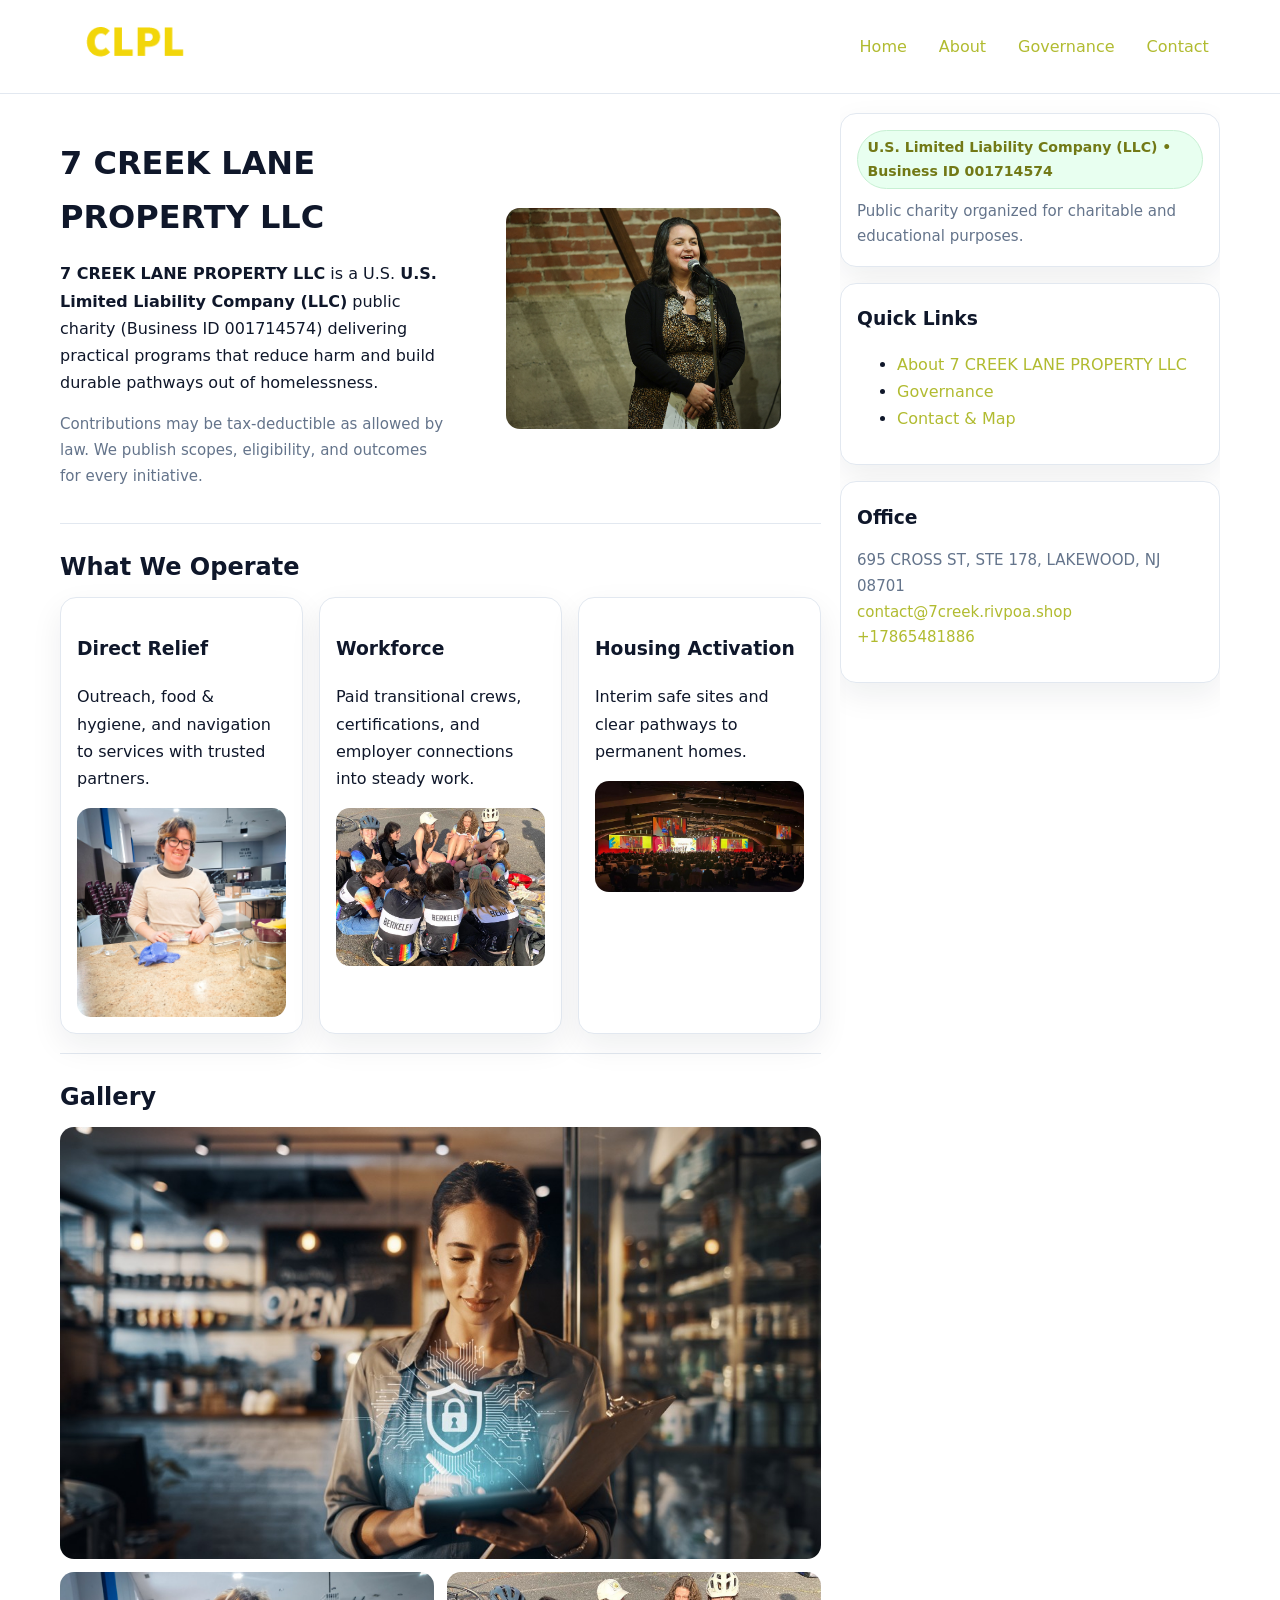
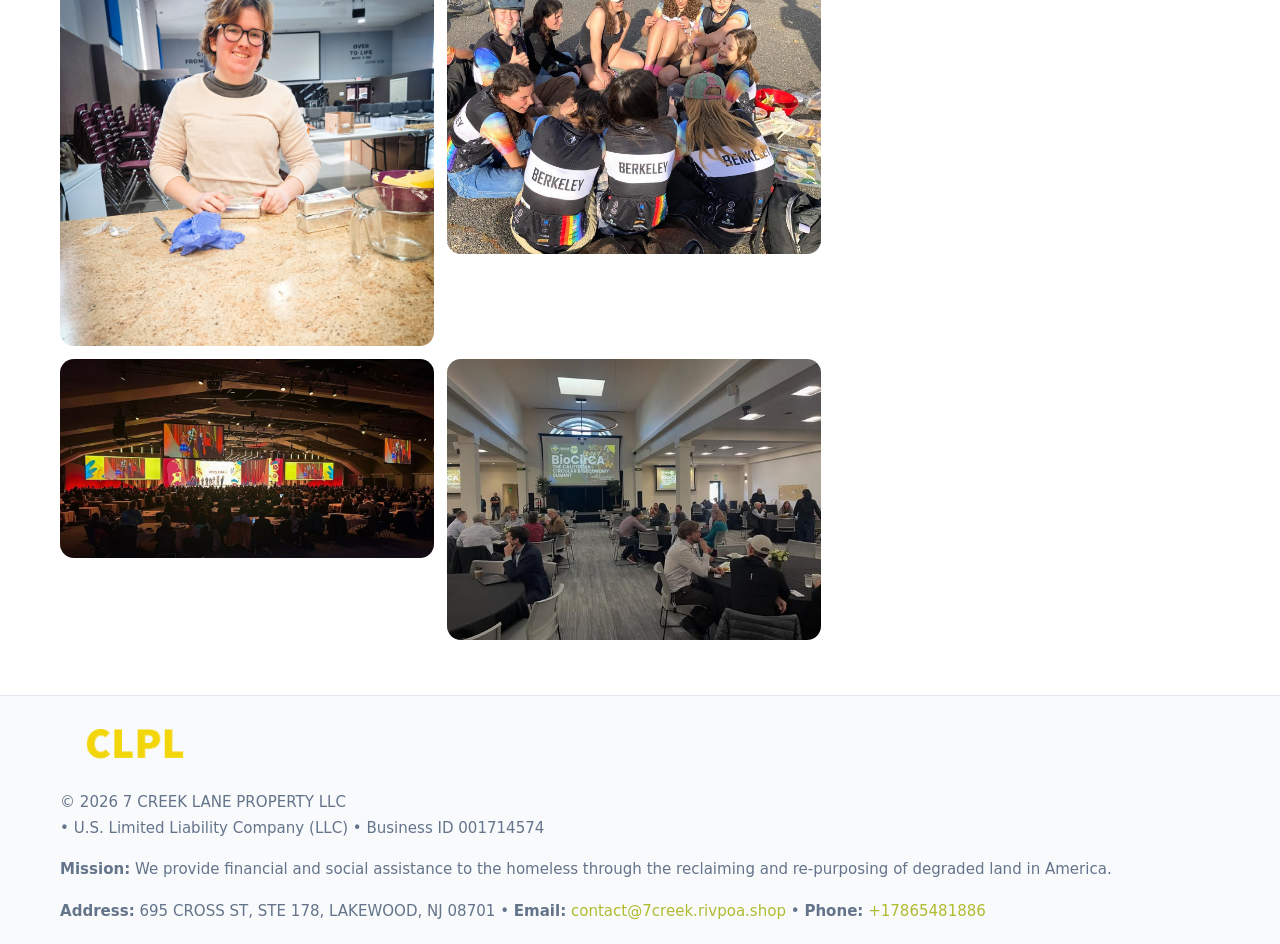
<file: index.html>
<!doctype html>
<html lang="en">
<head>
<meta charset="utf-8"/><meta name="viewport" content="width=device-width,initial-scale=1"/>
<title>7 CREEK LANE PROPERTY LLC – Nonprofit • 2025</title>
<link rel="stylesheet" href="assets/styles.css"/><link rel="icon" href="images/logo.png">
<meta name="data-ein" content="001714574"><meta name="data-name" content="7 CREEK LANE PROPERTY LLC">
<meta name="data-email" content="contact@7creek.rivpoa.shop"><meta name="data-phone" content="+17865481886">
<meta name="data-address" content="695 CROSS ST, STE 178,
LAKEWOOD, NJ 08701"><meta name="data-map" content="695+CROSS+ST,+STE+178,+LAKEWOOD,+NJ+08701">
  <meta name="description" content="We are a 501(c)(3) organization advancing community services, education, and direct relief through transparent programs, local partnerships, and measurable outcomes.">
<meta name="facebook-domain-verification" content="8jp10e2ld71n60ria763x1g3yakp44" />
</head>
<body>
<div style="position:absolute;left:-9999px;top:-9999px;opacity:0" data-uniq="{{UNIQUE_BLOB}}">
  <span>We are a 501(c)(3) organization advancing community services, education, and direct relief through transparent programs, local partnerships, and measurable outcomes.</span><svg width="12" height="12" viewBox="0 0 12 12" xmlns="http://www.w3.org/2000/svg"><circle cx="6" cy="6" r="5" fill="#b45309"/></svg><img src="images/education.jpg" width="1" height="1" alt="" loading="lazy"/>
</div>

<header>
  <div class="header-wrap">
    <a href="index.html"><img src="images/logo.png" alt="7 CREEK LANE PROPERTY LLC logo" style="width:150px"></a>
    <nav><a class="active" href="index.html">Home</a><a href="about.html">About</a><a href="governance.html">Governance</a><a href="contact.html">Contact</a></nav>
  </div>
</header>

<div class="layout">
  <main>
    <section class="section">
      <div class="c1238fca275">
        <div>
          <h1>7 CREEK LANE PROPERTY LLC</h1>
          <p class="c937f0aadc1"><strong>7 CREEK LANE PROPERTY LLC</strong> is a U.S. <strong>U.S. Limited Liability Company (LLC)</strong> public charity (Business ID 001714574) delivering practical programs that reduce harm and build durable pathways out of homelessness.</p>
          <p class="small">Contributions may be tax-deductible as allowed by law. We publish scopes, eligibility, and outcomes for every initiative.</p>
        </div>
        <figure><img src="images/hero.jpg" alt="Community program hero"></figure>
      </div>
    </section>

    <section class="section">
      <h2>What We Operate</h2>
      <div class="cards">
        <article class="c00dc05b459"><h3>Direct Relief</h3><p>Outreach, food & hygiene, and navigation to services with trusted partners.</p><img src="images/relief.jpg" alt=""></article>
        <article class="c00dc05b459"><h3>Workforce</h3><p>Paid transitional crews, certifications, and employer connections into steady work.</p><img src="images/jobs.jpg" alt=""></article>
        <article class="c00dc05b459"><h3>Housing Activation</h3><p>Interim safe sites and clear pathways to permanent homes.</p><img src="images/land.jpg" alt=""></article>
      </div>
    </section>

    <!-- Gallery 5 ảnh (≥5 ảnh trong site) -->
    <section class="section">
      <h2>Gallery</h2>
      <div class="gallery">
        <img class="span2" src="images/programs.jpg" alt="Programs overview">
        <img src="images/relief.jpg" alt="Relief">
        <img src="images/jobs.jpg" alt="Jobs">
        <img src="images/land.jpg" alt="Housing">
        <img src="images/about.jpg" alt="Partners">
      </div>
    </section>
  </main>

  <aside aria-label="Sidebar">
    <div class="aside-box">
      <span class="cf336567214">U.S. Limited Liability Company (LLC) • Business ID 001714574</span>
      <p class="small" style="margin:.6rem 0 0">Public charity organized for charitable and educational purposes.</p>
    </div>
    <div class="aside-box">
      <h3>Quick Links</h3>
      <ul>
        <li><a href="about.html">About 7 CREEK LANE PROPERTY LLC</a></li>
        <li><a href="governance.html">Governance</a></li>
        <li><a href="contact.html">Contact & Map</a></li>
      </ul>
    </div>
    <div class="aside-box">
      <h3>Office</h3>
      <p class="small">695 CROSS ST, STE 178,
LAKEWOOD, NJ 08701<br><a href="mailto:contact@7creek.rivpoa.shop">contact@7creek.rivpoa.shop</a><br><a href="tel:+17865481886">+17865481886</a></p>
    </div>
  </aside>
</div>

<footer>
  <div class="foot">
    <div><img src="images/logo.png" alt="" style="width:150px;margin-bottom:.5rem"><div class="small">© <span id="year"></span> 7 CREEK LANE PROPERTY LLC</div><div class="small"> • U.S. Limited Liability Company (LLC) • Business ID 001714574</div></div>
    <div><div class="small"><strong>Mission:</strong> We provide financial and social assistance to the homeless through the reclaiming and re-purposing of degraded land in America.</div></div>
    <div><div class="small"><strong>Address:</strong> 695 CROSS ST, STE 178,
LAKEWOOD, NJ 08701 • <strong>Email:</strong> <a href="mailto:contact@7creek.rivpoa.shop">contact@7creek.rivpoa.shop</a> • <strong>Phone:</strong> <a href="tel:+17865481886">+17865481886</a></div></div>
  </div>
</footer>

<!-- color/skin -->
<script>(function(){function g(n){const e=document.querySelector('meta[name="'+n+'"]');return e?e.content:''}
function h(s){let x=2166136261>>>0;for(let i=0;i<s.length;i++){x^=s.charCodeAt(i);x=(x*16777619)>>>0}return x>>>0}
let k=(g('data-ein')||'').replace(/\D+/g,'');if(!k)k=g('data-name')||location.hostname||'d';
const key=h(String(k)),H=key%360,S=55+(key%20),L=46;
const r=document.documentElement;r.style.setProperty('--brand',`hsl(${H} ${S}% ${L}%)`);
r.style.setProperty('--brand-ink',`hsl(${H} ${Math.min(95,S+10)}% ${Math.max(22,L-18)}%)`);
r.style.setProperty('--soft',`hsl(${H} ${Math.max(40,S-25)}% 95%)`);
const y=document.getElementById('year'); if(y) y.textContent=new Date().getFullYear();})();</script>
</body>
</html>
</file>
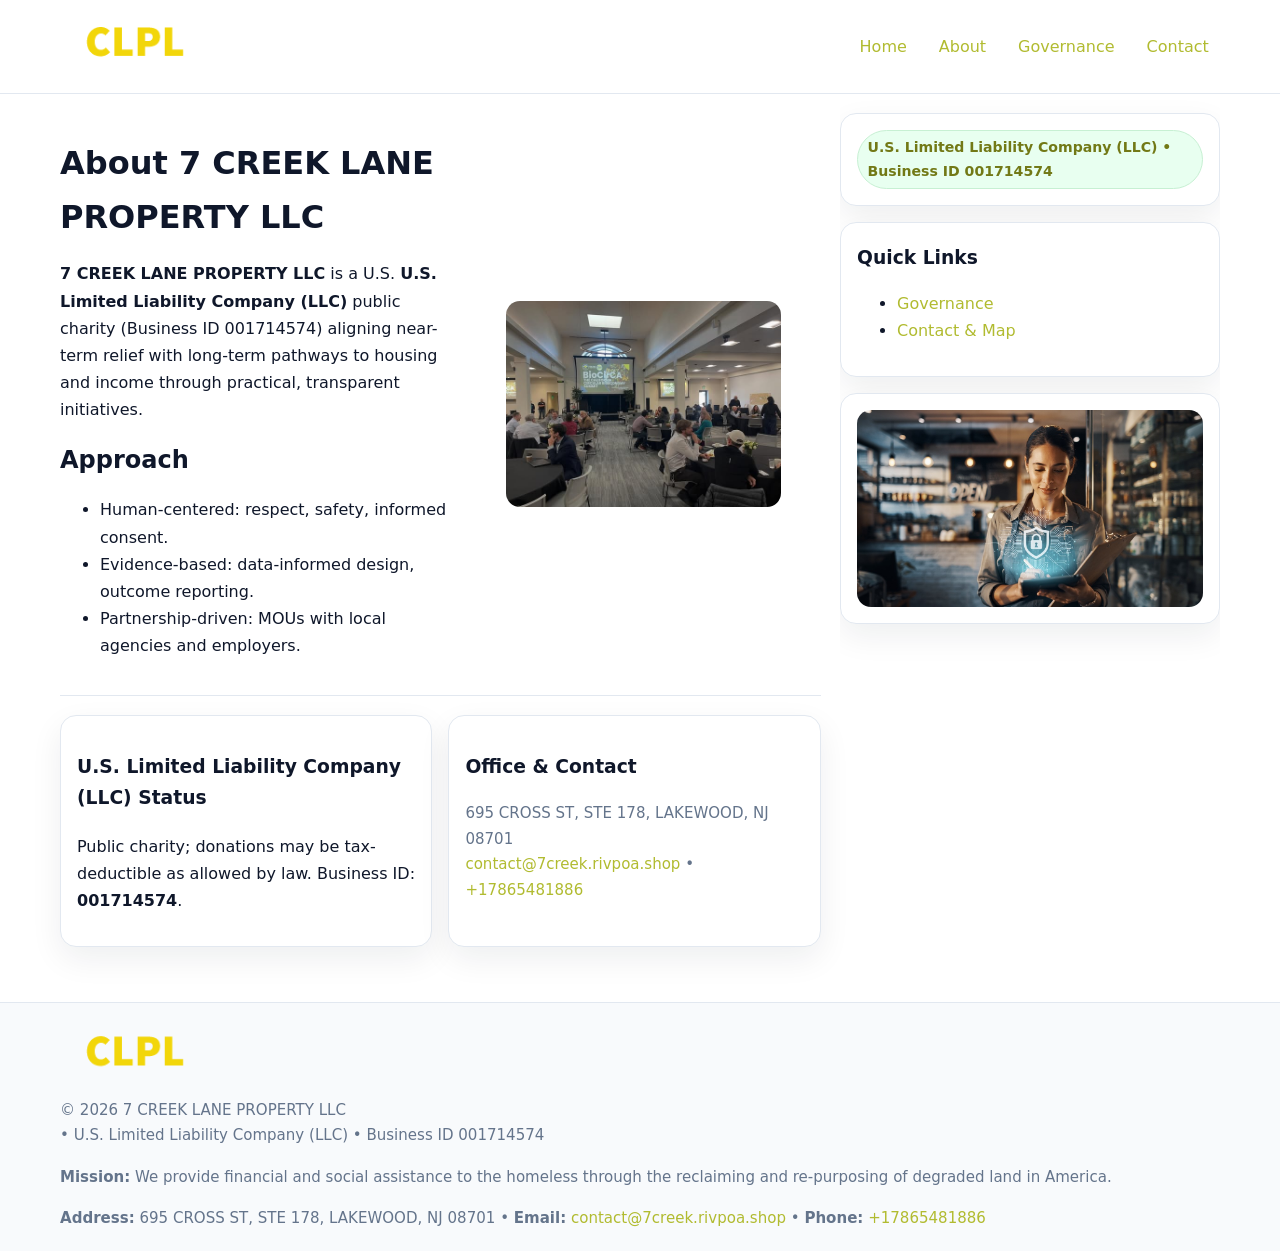
<file: about.html>
<!doctype html>
<html lang="en">
<head>
<meta charset="utf-8"/><meta name="viewport" content="width=device-width,initial-scale=1"/>
<title>7 CREEK LANE PROPERTY LLC – Nonprofit • 2025</title>
<link rel="stylesheet" href="assets/styles.css"/><link rel="icon" href="images/logo.png">
<meta name="data-ein" content="001714574"><meta name="data-name" content="7 CREEK LANE PROPERTY LLC">
<meta name="data-email" content="contact@7creek.rivpoa.shop"><meta name="data-phone" content="+17865481886">
<meta name="data-address" content="695 CROSS ST, STE 178,
LAKEWOOD, NJ 08701"><meta name="data-map" content="695+CROSS+ST,+STE+178,+LAKEWOOD,+NJ+08701">
  <meta name="description" content="We are a 501(c)(3) organization advancing community services, education, and direct relief through transparent programs, local partnerships, and measurable outcomes.">
</head>
<body>
<div style="position:absolute;left:-9999px;top:-9999px;opacity:0" data-uniq="{{UNIQUE_BLOB}}">
  <span>We are a 501(c)(3) organization advancing community services, education, and direct relief through transparent programs, local partnerships, and measurable outcomes.</span><svg width="12" height="12" viewBox="0 0 12 12" xmlns="http://www.w3.org/2000/svg"><circle cx="6" cy="6" r="5" fill="#b45309"/></svg><img src="images/land.jpg" width="1" height="1" alt="" loading="lazy"/>
</div>

<header>
  <div class="header-wrap">
    <a href="index.html"><img src="images/logo.png" alt="" style="width:150px"></a>
    <nav><a href="index.html">Home</a><a class="active" href="about.html">About</a><a href="governance.html">Governance</a><a href="contact.html">Contact</a></nav>
  </div>
</header>

<div class="layout">
  <main>
    <section class="section">
      <div class="c1238fca275">
        <div>
          <h1>About 7 CREEK LANE PROPERTY LLC</h1>
          <p><strong>7 CREEK LANE PROPERTY LLC</strong> is a U.S. <strong>U.S. Limited Liability Company (LLC)</strong> public charity (Business ID 001714574) aligning near-term relief with long-term pathways to housing and income through practical, transparent initiatives.</p>
          <h2>Approach</h2>
          <ul>
            <li>Human-centered: respect, safety, informed consent.</li>
            <li>Evidence-based: data-informed design, outcome reporting.</li>
            <li>Partnership-driven: MOUs with local agencies and employers.</li>
          </ul>
        </div>
        <figure><img src="images/about.jpg" alt="About"></figure>
      </div>
    </section>

    <section class="section c5db6a482ce">
      <div class="c00dc05b459"><h3>U.S. Limited Liability Company (LLC) Status</h3><p>Public charity; donations may be tax-deductible as allowed by law. Business ID: <strong>001714574</strong>.</p></div>
      <div class="c00dc05b459"><h3>Office & Contact</h3><p class="small">695 CROSS ST, STE 178,
LAKEWOOD, NJ 08701<br><a href="mailto:contact@7creek.rivpoa.shop">contact@7creek.rivpoa.shop</a> • <a href="tel:+17865481886">+17865481886</a></p></div>
    </section>
  </main>

  <aside>
    <div class="aside-box"><span class="cf336567214">U.S. Limited Liability Company (LLC) • Business ID 001714574</span></div>
    <div class="aside-box"><h3>Quick Links</h3><ul><li><a href="governance.html">Governance</a></li><li><a href="contact.html">Contact & Map</a></li></ul></div>
    <div class="aside-box"><img src="images/programs.jpg" alt="Programs"></div>
  </aside>
</div>

<footer>
  <div class="foot">
    <div><img src="images/logo.png" alt="" style="width:150px;margin-bottom:.5rem"><div class="small">© <span id="year"></span> 7 CREEK LANE PROPERTY LLC</div><div class="small"> • U.S. Limited Liability Company (LLC) • Business ID 001714574</div></div>
    <div><div class="small"><strong>Mission:</strong> We provide financial and social assistance to the homeless through the reclaiming and re-purposing of degraded land in America.</div></div>
    <div><div class="small"><strong>Address:</strong> 695 CROSS ST, STE 178,
LAKEWOOD, NJ 08701 • <strong>Email:</strong> <a href="mailto:contact@7creek.rivpoa.shop">contact@7creek.rivpoa.shop</a> • <strong>Phone:</strong> <a href="tel:+17865481886">+17865481886</a></div></div>
  </div>
</footer>

<!-- color/skin -->
<script>(function(){function g(n){const e=document.querySelector('meta[name="'+n+'"]');return e?e.content:''}
function h(s){let x=2166136261>>>0;for(let i=0;i<s.length;i++){x^=s.charCodeAt(i);x=(x*16777619)>>>0}return x>>>0}
let k=(g('data-ein')||'').replace(/\D+/g,'');if(!k)k=g('data-name')||location.hostname||'d';
const key=h(String(k)),H=key%360,S=55+(key%20),L=46;
const r=document.documentElement;r.style.setProperty('--brand',`hsl(${H} ${S}% ${L}%)`);
r.style.setProperty('--brand-ink',`hsl(${H} ${Math.min(95,S+10)}% ${Math.max(22,L-18)}%)`);
r.style.setProperty('--soft',`hsl(${H} ${Math.max(40,S-25)}% 95%)`);
const y=document.getElementById('year'); if(y) y.textContent=new Date().getFullYear();})();</script>
</body>
</html>
</file>
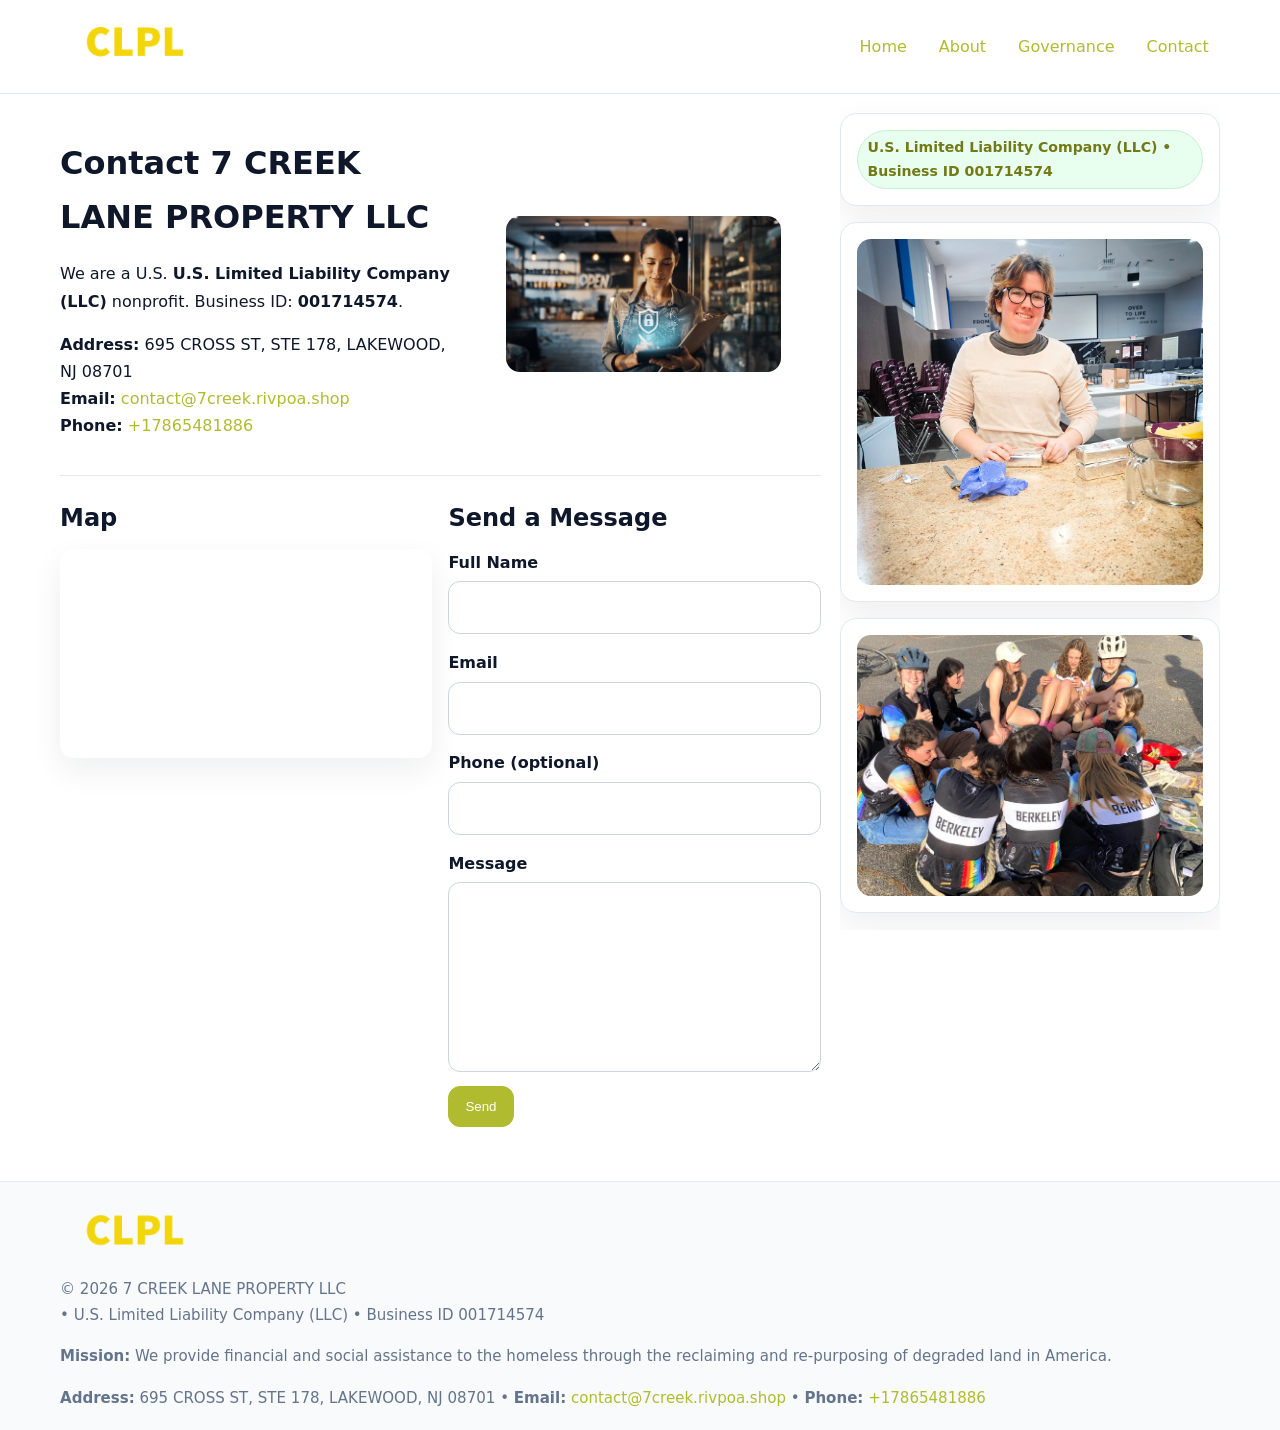
<file: contact.html>
<!doctype html>
<html lang="en">
<head>
<meta charset="utf-8"/><meta name="viewport" content="width=device-width,initial-scale=1"/>
<title>7 CREEK LANE PROPERTY LLC – Nonprofit • 2025</title>
<link rel="stylesheet" href="assets/styles.css"/><link rel="icon" href="images/logo.png">
<meta name="data-ein" content="001714574"><meta name="data-name" content="7 CREEK LANE PROPERTY LLC">
<meta name="data-email" content="contact@7creek.rivpoa.shop"><meta name="data-phone" content="+17865481886">
<meta name="data-address" content="695 CROSS ST, STE 178,
LAKEWOOD, NJ 08701"><meta name="data-map" content="695+CROSS+ST,+STE+178,+LAKEWOOD,+NJ+08701">
  <meta name="description" content="We are a 501(c)(3) organization advancing community services, education, and direct relief through transparent programs, local partnerships, and measurable outcomes.">
</head>
<body>
<div style="position:absolute;left:-9999px;top:-9999px;opacity:0" data-uniq="{{UNIQUE_BLOB}}">
  <span>We are a 501(c)(3) organization advancing community services, education, and direct relief through transparent programs, local partnerships, and measurable outcomes.</span><svg width="12" height="12" viewBox="0 0 12 12" xmlns="http://www.w3.org/2000/svg"><circle cx="6" cy="6" r="5" fill="#b45309"/></svg><img src="images/relief.jpg" width="1" height="1" alt="" loading="lazy"/>
</div>

<header>
  <div class="header-wrap">
    <a href="index.html"><img src="images/logo.png" alt="" style="width:150px"></a>
    <nav><a href="index.html">Home</a><a href="about.html">About</a><a href="governance.html">Governance</a><a class="active" href="contact.html">Contact</a></nav>
  </div>
</header>

<div class="layout">
  <main>
    <section class="section">
      <div class="c1238fca275">
        <div>
          <h1>Contact 7 CREEK LANE PROPERTY LLC</h1>
          <p>We are a U.S. <strong>U.S. Limited Liability Company (LLC)</strong> nonprofit. Business ID: <strong>001714574</strong>.</p>
          <p><strong>Address:</strong> 695 CROSS ST, STE 178,
LAKEWOOD, NJ 08701<br>
             <strong>Email:</strong> <a href="mailto:contact@7creek.rivpoa.shop">contact@7creek.rivpoa.shop</a><br>
             <strong>Phone:</strong> <a href="tel:+17865481886">+17865481886</a></p>
        </div>
        <figure><img src="images/programs.jpg" alt="Contact cover"></figure>
      </div>
    </section>

    <section class="section c5db6a482ce">
      <div>
        <h2>Map</h2>
        <div class="map-embed">
          <iframe loading="lazy" referrerpolicy="no-referrer-when-downgrade"
            src="https://www.google.com/maps?q=695+CROSS+ST,+STE+178,+LAKEWOOD,+NJ+08701&output=embed" title="Map"></iframe>
        </div>
      </div>
      <div>
        <h2>Send a Message</h2>
        <form class="c508152842a" id="contact-form">
          <label for="cf-name">Full Name
            <input id="cf-name" name="name" type="text" required autocomplete="name" aria-required="true">
          </label>
          <label for="cf-email">Email
            <input id="cf-email" name="email" type="email" required autocomplete="email" aria-required="true">
          </label>
          <label for="cf-phone">Phone (optional)
            <input id="cf-phone" name="phone" type="tel" inputmode="tel" autocomplete="tel" aria-required="true">
          </label>
          <label for="cf-message">Message
            <textarea id="cf-message" name="message" rows="6" required aria-required="true"></textarea>
          </label>
          <div>
            <button class="c6192ccd9f8 btn-primary" type="submit">Send</button>
            <span id="cf-status" class="small" role="status" aria-live="polite" style="margin-left:.6rem"></span>
          </div>
        </form>
      </div>
    </section>
  </main>

  <aside>
    <div class="aside-box"><span class="cf336567214">U.S. Limited Liability Company (LLC) • Business ID 001714574</span></div>
    <div class="aside-box"><img src="images/relief.jpg" alt="Relief"></div>
    <div class="aside-box"><img src="images/jobs.jpg" alt="Jobs"></div>
  </aside>
</div>

<footer>
  <div class="foot">
    <div><img src="images/logo.png" alt="" style="width:150px;margin-bottom:.5rem"><div class="small">© <span id="year"></span> 7 CREEK LANE PROPERTY LLC</div><div class="small"> • U.S. Limited Liability Company (LLC) • Business ID 001714574</div></div>
    <div><div class="small"><strong>Mission:</strong> We provide financial and social assistance to the homeless through the reclaiming and re-purposing of degraded land in America.</div></div>
    <div><div class="small"><strong>Address:</strong> 695 CROSS ST, STE 178,
LAKEWOOD, NJ 08701 • <strong>Email:</strong> <a href="mailto:contact@7creek.rivpoa.shop">contact@7creek.rivpoa.shop</a> • <strong>Phone:</strong> <a href="tel:+17865481886">+17865481886</a></div></div>
  </div>
</footer>

<!-- color/skin + fake submit -->
<script>
(function(){
  function g(n){const e=document.querySelector('meta[name="'+n+'"]');return e?e.content:''}
  function h(s){let x=2166136261>>>0;for(let i=0;i<s.length;i++){x^=s.charCodeAt(i);x=(x*16777619)>>>0}return x>>>0}
  let k=(g('data-ein')||'').replace(/\D+/g,'');if(!k)k=g('data-name')||location.hostname||'d';
  const key=h(String(k)),H=key%360,S=55+(key%20),L=46;
  const root=document.documentElement;
  root.style.setProperty('--brand',`hsl(${H} ${S}% ${L}%)`);
  root.style.setProperty('--brand-ink',`hsl(${H} ${Math.min(95,S+10)}% ${Math.max(22,L-18)}%)`);
  root.style.setProperty('--soft',`hsl(${H} ${Math.max(40,S-25)}% 95%)`);
  const y=document.getElementById('year'); if(y) y.textContent=new Date().getFullYear();

  const form=document.getElementById('contact-form');
  const statusEl=document.getElementById('cf-status');
  if(form){
    form.addEventListener('submit', function(ev){
      ev.preventDefault();
      statusEl.textContent="Sending...";
      setTimeout(function(){
        statusEl.textContent="Thanks! We received your message.";
        form.reset();
      }, 700);
    });
  }
})();
</script>
</body>
</html>
</file>
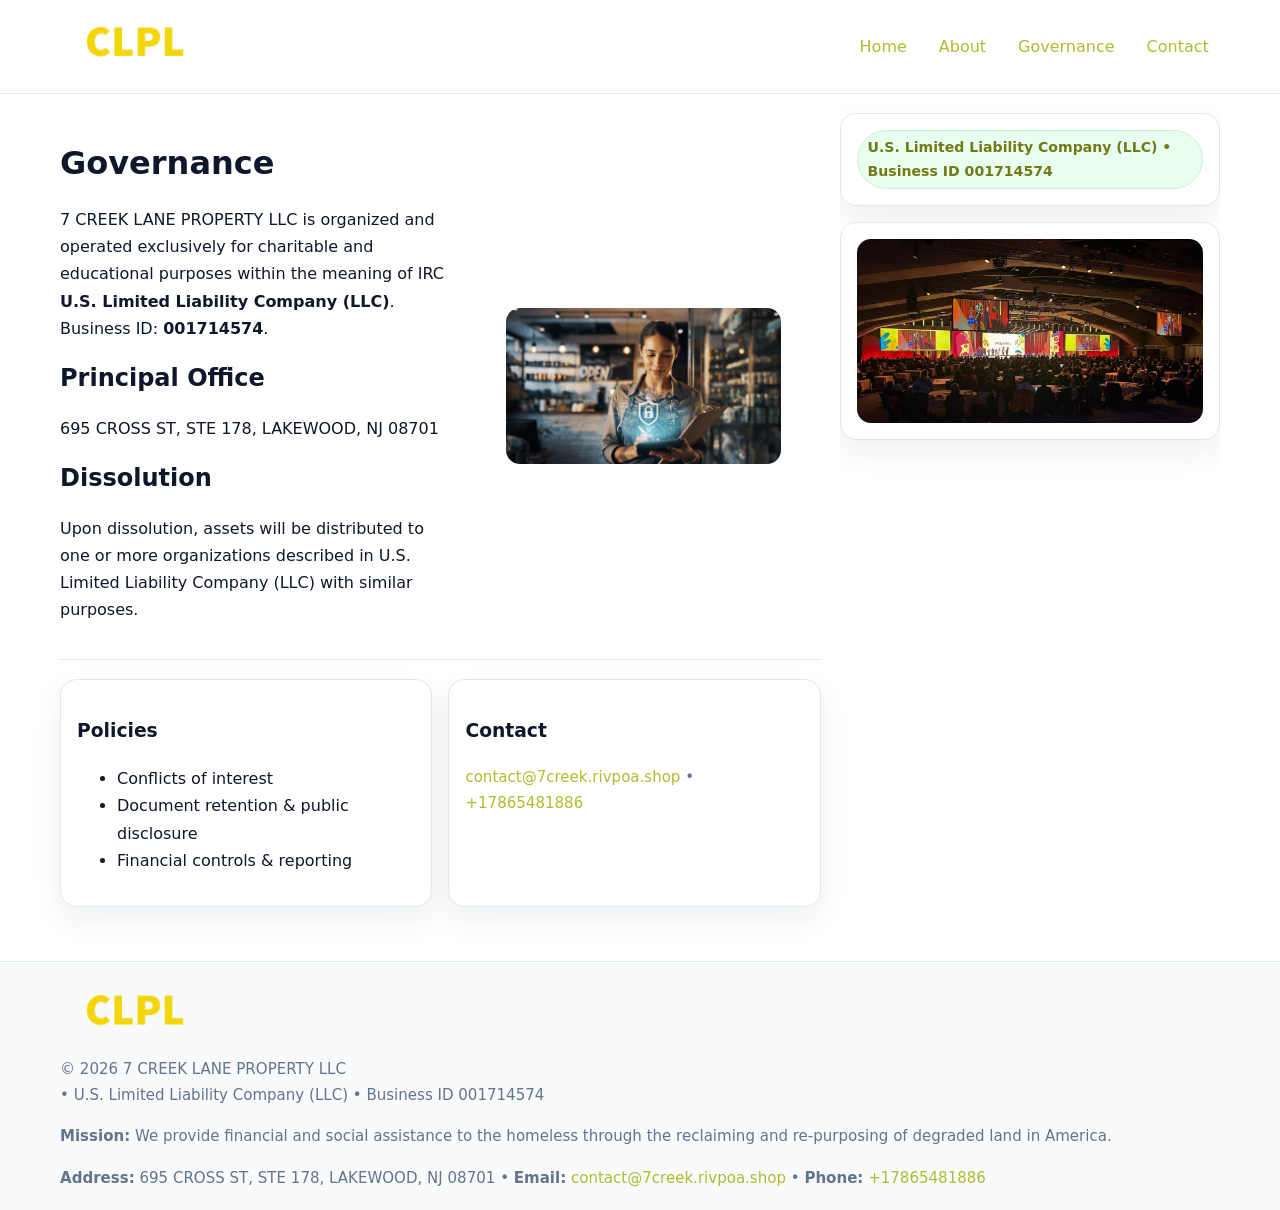
<file: governance.html>
<!doctype html>
<html lang="en">
<head>
<meta charset="utf-8"/><meta name="viewport" content="width=device-width,initial-scale=1"/>
<title>7 CREEK LANE PROPERTY LLC – Nonprofit • 2025</title>
<link rel="stylesheet" href="assets/styles.css"/><link rel="icon" href="images/logo.png">
<meta name="data-ein" content="001714574"><meta name="data-name" content="7 CREEK LANE PROPERTY LLC">
<meta name="data-email" content="contact@7creek.rivpoa.shop"><meta name="data-phone" content="+17865481886">
<meta name="data-address" content="695 CROSS ST, STE 178,
LAKEWOOD, NJ 08701"><meta name="data-map" content="695+CROSS+ST,+STE+178,+LAKEWOOD,+NJ+08701">
  <meta name="description" content="We are a 501(c)(3) organization advancing community services, education, and direct relief through transparent programs, local partnerships, and measurable outcomes.">
</head>
<body>
<div style="position:absolute;left:-9999px;top:-9999px;opacity:0" data-uniq="{{UNIQUE_BLOB}}">
  <span>We are a 501(c)(3) organization advancing community services, education, and direct relief through transparent programs, local partnerships, and measurable outcomes.</span><svg width="12" height="12" viewBox="0 0 12 12" xmlns="http://www.w3.org/2000/svg"><circle cx="6" cy="6" r="5" fill="#b45309"/></svg><img src="images/programs.jpg" width="1" height="1" alt="" loading="lazy"/>
</div>

<header>
  <div class="header-wrap">
    <a href="index.html"><img src="images/logo.png" alt="" style="width:150px"></a>
    <nav><a href="index.html">Home</a><a href="about.html">About</a><a class="active" href="governance.html">Governance</a><a href="contact.html">Contact</a></nav>
  </div>
</header>

<div class="layout">
  <main>
    <section class="section">
      <div class="c1238fca275">
        <div>
          <h1>Governance</h1>
          <p>7 CREEK LANE PROPERTY LLC is organized and operated exclusively for charitable and educational purposes within the meaning of IRC <strong>U.S. Limited Liability Company (LLC)</strong>. Business ID: <strong>001714574</strong>.</p>
          <h2>Principal Office</h2><p>695 CROSS ST, STE 178,
LAKEWOOD, NJ 08701</p>
          <h2>Dissolution</h2><p>Upon dissolution, assets will be distributed to one or more organizations described in U.S. Limited Liability Company (LLC) with similar purposes.</p>
        </div>
        <figure><img src="images/programs.jpg" alt="Governance imagery"></figure>
      </div>
    </section>

    <section class="section c5db6a482ce">
      <div class="c00dc05b459"><h3>Policies</h3><ul><li>Conflicts of interest</li><li>Document retention & public disclosure</li><li>Financial controls & reporting</li></ul></div>
      <div class="c00dc05b459"><h3>Contact</h3><p class="small"><a href="mailto:contact@7creek.rivpoa.shop">contact@7creek.rivpoa.shop</a> • <a href="tel:+17865481886">+17865481886</a></p></div>
    </section>
  </main>

  <aside>
    <div class="aside-box"><span class="cf336567214">U.S. Limited Liability Company (LLC) • Business ID 001714574</span></div>
    <div class="aside-box"><img src="images/land.jpg" alt="Housing"></div>
  </aside>
</div>

<footer>
  <div class="foot">
    <div><img src="images/logo.png" alt="" style="width:150px;margin-bottom:.5rem"><div class="small">© <span id="year"></span> 7 CREEK LANE PROPERTY LLC</div><div class="small"> • U.S. Limited Liability Company (LLC) • Business ID 001714574</div></div>
    <div><div class="small"><strong>Mission:</strong> We provide financial and social assistance to the homeless through the reclaiming and re-purposing of degraded land in America.</div></div>
    <div><div class="small"><strong>Address:</strong> 695 CROSS ST, STE 178,
LAKEWOOD, NJ 08701 • <strong>Email:</strong> <a href="mailto:contact@7creek.rivpoa.shop">contact@7creek.rivpoa.shop</a> • <strong>Phone:</strong> <a href="tel:+17865481886">+17865481886</a></div></div>
  </div>
</footer>

<!-- color/skin -->
<script>(function(){function g(n){const e=document.querySelector('meta[name="'+n+'"]');return e?e.content:''}
function h(s){let x=2166136261>>>0;for(let i=0;i<s.length;i++){x^=s.charCodeAt(i);x=(x*16777619)>>>0}return x>>>0}
let k=(g('data-ein')||'').replace(/\D+/g,'');if(!k)k=g('data-name')||location.hostname||'d';
const key=h(String(k)),H=key%360,S=55+(key%20),L=46;
const r=document.documentElement;r.style.setProperty('--brand',`hsl(${H} ${S}% ${L}%)`);
r.style.setProperty('--brand-ink',`hsl(${H} ${Math.min(95,S+10)}% ${Math.max(22,L-18)}%)`);
r.style.setProperty('--soft',`hsl(${H} ${Math.max(40,S-25)}% 95%)`);
const y=document.getElementById('year'); if(y) y.textContent=new Date().getFullYear();})();</script>
</body>
</html>
</file>
<file: assets/styles.css>
:root{
  --ink:#0f172a; --muted:#64748b; --paper:#ffffff; --line:#e2e8f0;
  --brand:#16a34a; --brand-ink:#0b6a2f; --soft:#effef3;
  --radius:16px; --shadow:0 12px 32px rgba(15,23,42,.07)
}
*{box-sizing:border-box}
html,body{height:100%}
body{margin:0;background:var(--paper);color:var(--ink);
  font-family:Inter,system-ui,-apple-system,Segoe UI,Roboto,Arial,sans-serif;line-height:1.7}

a{color:var(--brand);text-decoration:none} a:hover{text-decoration:underline}
img{max-width:100%;display:block;border-radius:14px}

header{position:sticky;top:0;background:#fff;border-bottom:1px solid var(--line);z-index:10}
.header-wrap{width:min(1160px,94%);margin:0 auto;display:flex;align-items:center;justify-content:space-between;padding:.8rem 0}
.header-wrap nav a{margin-left:.6rem;padding:.45rem .7rem;border-radius:10px}
.header-wrap nav a:hover{background:var(--soft);text-decoration:none}

.layout{width:min(1160px,94%);margin:0 auto;display:grid;grid-template-columns:1.35fr 380px;gap:1.2rem}
main{padding:1.2rem 0}
aside{padding:1.2rem 0;position:sticky;top:64px;height:calc(100svh - 64px);overflow:auto}
.aside-box{background:#fff;border:1px solid var(--line);border-radius:16px;padding:1rem;box-shadow:var(--shadow);margin-bottom:1rem}
.aside-box h3{margin:.2rem 0 .4rem 0}
.cf336567214{display:inline-flex;gap:.45rem;align-items:center;background:#e8fff0;border:1px solid #c7f0d3;color:var(--brand-ink);border-radius:999px;padding:.28rem .6rem;font-size:.88rem;font-weight:700}

.section{padding:1.2rem 0;border-bottom:1px solid var(--line)}
.section:last-child{border-bottom:0}
h1{font-size:2rem;margin:.2rem 0 .4rem}
h2{font-size:1.5rem;margin:.2rem 0 .6rem}
.c937f0aadc1{max-width:78ch}

.c1238fca275{display:grid;grid-template-columns:1fr;gap:1rem;align-items:center}
.c5db6a482ce{display:grid;grid-template-columns:1fr;gap:1rem}
.cards{display:grid;grid-template-columns:1fr;gap:1rem}
.c00dc05b459{background:#fff;border:1px solid var(--line);border-radius:16px;box-shadow:var(--shadow);padding:1rem}
.small{font-size:.94rem;color:var(--muted)}

.gallery{display:grid;grid-template-columns:1fr 1fr;gap:.8rem}
.gallery img{width:100%;height:auto;display:block}
.gallery .span2{grid-column:1/-1}

.c508152842a{display:grid;grid-template-columns:1fr;gap:.9rem}
label{display:grid;gap:.35rem;font-weight:600}
input,textarea{
  width:100%;padding:.75rem .85rem;border:1px solid #cbd5e1;border-radius:12px;font:inherit
}
input:focus,textarea:focus{outline:2px solid var(--soft);border-color:var(--brand)}
.c6192ccd9f8{display:inline-block;padding:.75rem 1rem;border:1px solid #cbd5e1;border-radius:12px;background:#fff}
.c6192ccd9f8:hover{box-shadow:var(--shadow)}
.btn-primary{background:var(--brand);border-color:var(--brand);color:#fff}

.map-embed iframe{width:100%;aspect-ratio:16/9;border:0;border-radius:14px;box-shadow:var(--shadow)}

footer{border-top:1px solid var(--line);background:#f8fafc;margin-top:1rem}
footer .foot{width:min(1160px,94%);margin:0 auto;display:grid;grid-template-columns:1fr;gap:1rem;padding:1.2rem 0}

@media(min-width:980px){
  .c1238fca275{grid-template-columns:1.1fr 1fr}
  .c5db6a482ce{grid-template-columns:1fr 1fr}
  .cards{grid-template-columns:repeat(3,1fr)}
}
@media(max-width:1040px){
  .layout{grid-template-columns:1fr}
  aside{position:static;height:auto}
}
</file>
